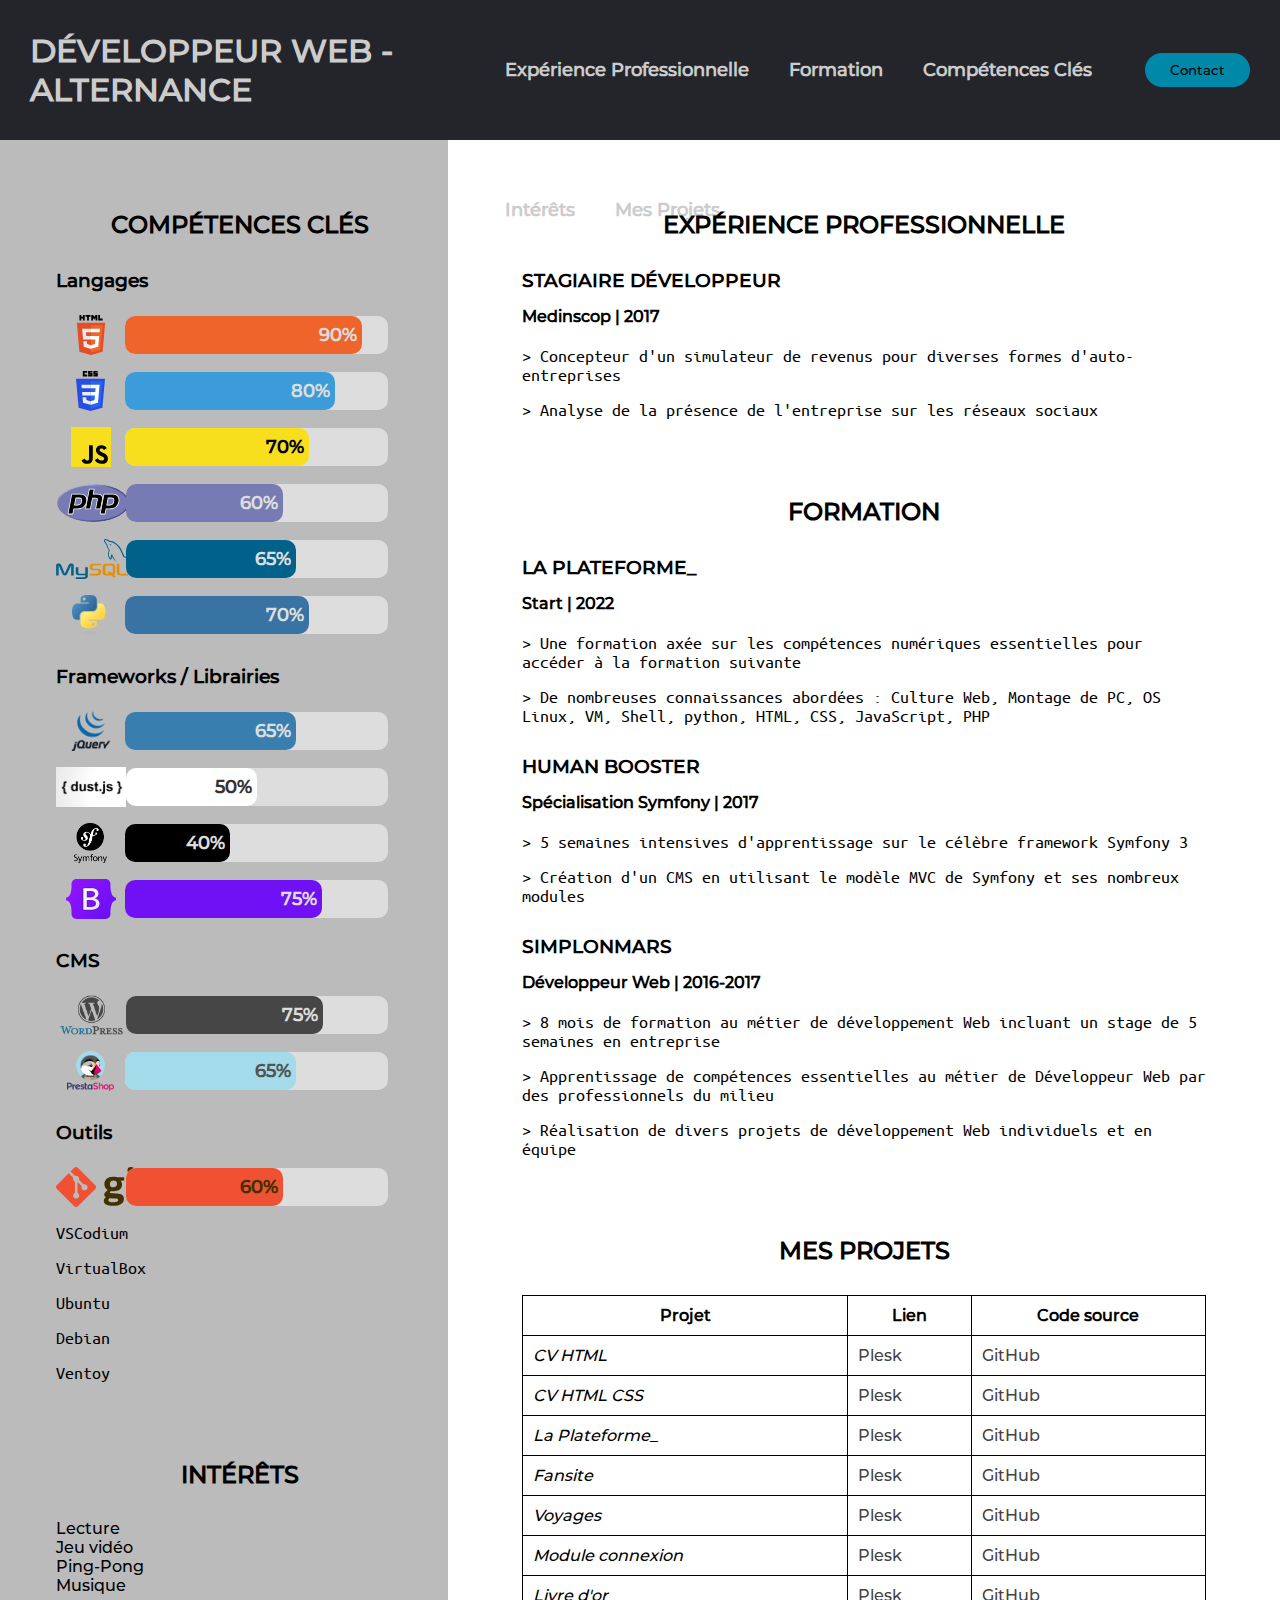
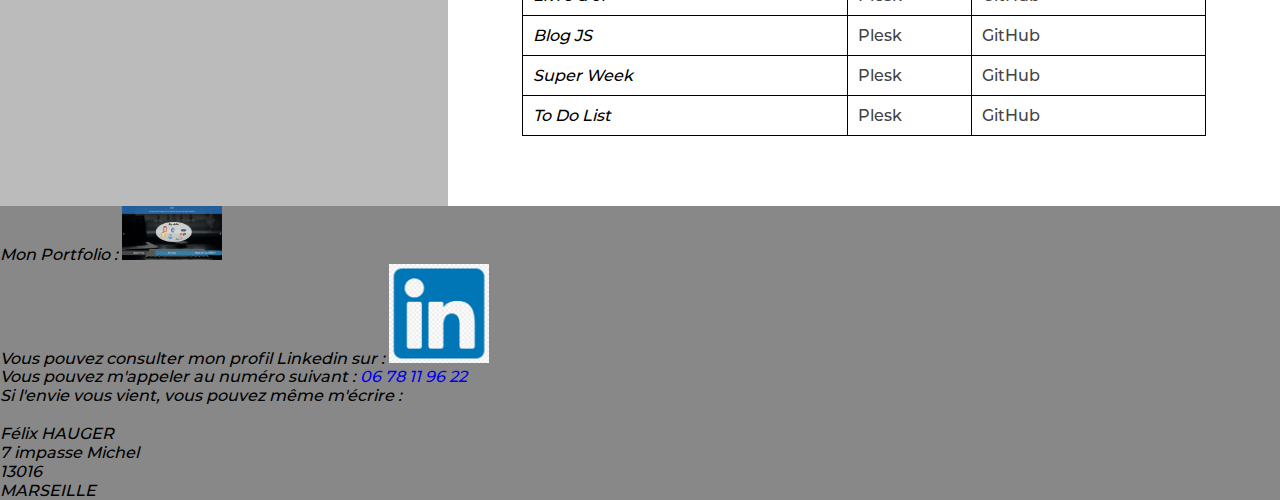
<file: index.html>
<!DOCTYPE html>
<html lang="fr">
<head>
    <meta charset="UTF-8">
    <meta http-equiv="X-UA-Compatible" content="IE=edge">
    <meta name="viewport" content="width=device-width, initial-scale=1.0">
    <title>CV - Félix HAUGER</title>
    <link rel="stylesheet" href="css/cv-felix-hauger.css">
</head>
<body>
    <header>
        <h1>DÉVELOPPEUR WEB - ALTERNANCE</h1>
        <nav>
            <ul class="nav_links">
                <li><a href="#exp">Expérience Professionnelle</a></li>
                <li><a href="#formation">Formation</a></li>
                <li><a href="#skills">Compétences Clés</a></li>
                <li><a href="#hobbies">Intérêts</a></li>
                <li><a href="#projects">Mes Projets</a></li>
            </ul>
        </nav>
        <a href="#contact"><button>Contact</button></a>
    </header>
    <main>
        <div>
            <section id="exp">
                <h2>EXPÉRIENCE PROFESSIONNELLE</h2>
                <ul>
                    <li>
                        <h3>STAGIAIRE DÉVELOPPEUR</h3>
                        <h4>Medinscop | 2017</h4>
                        <ul class="sub_section">
                            <li>Concepteur d'un simulateur de revenus pour diverses formes d'auto-entreprises</li>
                            <li>Analyse de la présence de l'entreprise sur les réseaux sociaux</li>
                        </ul>
                    </li>
                </ul>
            </section>
            <section id="formation">
                <h2>FORMATION</h2>
                <ul>
                    <li>
                        <h3>LA PLATEFORME_</h3>
                        <h4>Start | 2022</h4>
                        <ul class="sub_section">
                            <li>Une formation axée sur les compétences numériques essentielles pour accéder à la formation suivante</li>
                            <li>De nombreuses connaissances abordées : Culture Web, Montage de PC, OS Linux, VM, Shell, python, HTML, CSS, JavaScript, PHP</li>
                        </ul>
                    </li>
                    <li>
                        <h3>HUMAN BOOSTER</h3>
                        <h4>Spécialisation Symfony | 2017</h4>
                        <ul class="sub_section">
                            <li>5 semaines intensives d'apprentissage sur le célèbre framework Symfony 3</li>
                            <li>Création d'un CMS en utilisant le modèle MVC de Symfony et ses nombreux modules</li>
                        </ul>
                    </li>
                    <li>
                        <h3>SIMPLONMARS</h3>
                        <h4>Développeur Web | 2016-2017</h4>
                        <ul class="sub_section">
                            <li>8 mois de formation au métier de développement Web incluant un stage de 5 semaines en entreprise</li>
                            <li>Apprentissage de compétences essentielles au métier de Développeur Web par des professionnels du milieu</li>
                            <li>Réalisation de divers projets de développement Web individuels et en équipe</li>
                        </ul>
                    </li>
                </ul>
            </section>
            <section id="projects">
                <h2>MES PROJETS</h2>
                <table class="projects_table">
                    <thead>
                        <tr>
                            <th>Projet</th>
                            <th>Lien</th>
                            <th>Code source</th>
                        </tr>
                    </thead>
                    <tbody>
                        <tr>
                            <td>CV HTML</td>
                            <td><a href="https://felix-hauger.students-laplateforme.io/cv-html/cv-felix-hauger.html">Plesk</a></td>
                            <td><a href="https://github.com/felix-hauger/cv-html">GitHub</a></td>
                        </tr>
                        <tr>
                            <td>CV HTML CSS</td>
                            <td><a href="https://felix-hauger.students-laplateforme.io/cv-html-css">Plesk</a></td>
                            <td><a href="https://github.com/felix-hauger/cv-html-css">GitHub</a></td>
                        </tr>
                        <tr>
                            <td>La Plateforme_</td>
                            <td><a href="https://felix-hauger.students-laplateforme.io/site-la-plateforme/accueil.html">Plesk</a></td>
                            <td><a href="https://github.com/felix-hauger/site-la-plateforme">GitHub</a></td>
                        </tr>
                        <tr>
                            <td>Fansite</td>
                            <td><a href="https://felix-hauger.students-laplateforme.io/fansite">Plesk</a></td>
                            <td><a href="https://github.com/felix-hauger/fansite">GitHub</a></td>
                        </tr>
                        <tr>
                            <td>Voyages</td>
                            <td><a href="https://felix-hauger.students-laplateforme.io/voyages">Plesk</a></td>
                            <td><a href="https://github.com/felix-hauger/voyages">GitHub</a></td>
                        </tr>
                        <tr>
                            <td>Module connexion</td>
                            <td><a href="https://felix-hauger.students-laplateforme.io/module-connexion">Plesk</a></td>
                            <td><a href="https://github.com/felix-hauger/module-connexion">GitHub</a></td>
                        </tr>
                        <tr>
                            <td>Livre d'or</td>
                            <td><a href="https://felix-hauger.students-laplateforme.io/livre-or">Plesk</a></td>
                            <td><a href="https://github.com/felix-hauger/livre-or">GitHub</a></td>
                        </tr>
                        <tr>
                            <td>Blog JS</td>
                            <td><a href="https://felix-hauger.students-laplateforme.io/blog-js/public/index.php">Plesk</a></td>
                            <td><a href="https://github.com/felix-hauger/blog-js">GitHub</a></td>
                        </tr>
                        <tr>
                            <td>Super Week</td>
                            <td><a href="https://felix-hauger.students-laplateforme.io/super-week">Plesk</a></td>
                            <td><a href="https://github.com/felix-hauger/super-week">GitHub</a></td>
                        </tr>
                        <tr>
                            <td>To Do List</td>
                            <td><a href="https://felix-hauger.students-laplateforme.io/tdl">Plesk</a></td>
                            <td><a href="https://github.com/felix-hauger/tdl">GitHub</a></td>
                        </tr>
                    </tbody>
                </table>
                <!-- <ul>
                    <li>
                        <h3>La Plateforme_</h3>
                        <ul class="sub_section">
                            <li>Recréation des pages du site de La Plateforme_ en utilisant HTML et CSS</li>
                        </ul>
                        <a href="laplateforme/accueil.html"><div class="img_box"><img src="img/laplateforme_.png" alt="La Plateforme_"></div></a>
                    </li>
                    <li>
                        <h3>Plesk Project</h3>
                        <ul class="sub_section">
                            <li>Projet Plesk sur GitHub</li>
                        </ul>
                        <a href="https://github.com/felix-hauger/Plesk"><div class="img_box"><img src="img/plesk.png" alt="Projet Plesk GitHub"></div></a>
                    </li>
                </ul> -->
            </section>
        </div>
        <div>
            <section id="skills">
                <h2>COMPÉTENCES CLÉS</h2>
                <ul>
                    <li>
                        <h3>Langages</h3>
                        <ul class="sub_section">
                            <li>
                                <div>
                                    <div class="img_box"><img src="img/html.svg" alt="html 5"></div>
                                    <div class="skills_container">
                                        <div class="skills html">90%</div>
                                    </div>
                                </div>
                            </li>
                            <li>
                                <div>
                                    <div class="img_box"><img src="img/css.svg" alt="css 3"></div>
                                    <div class="skills_container">
                                        <div class="skills css">80%</div>
                                    </div>
                                </div>
                            </li>
                            <li>
                                <div>
                                    <div class="img_box"><img src="img/js.svg" alt="javascript"></div>
                                    <div class="skills_container">
                                        <div class="skills js">70%</div>
                                    </div>
                                </div>
                            </li>
                            <li>
                                <div>
                                    <div class="img_box"><img src="img/php.svg" alt="php"></div>
                                    <div class="skills_container">
                                        <div class="skills php">60%</div>
                                    </div>
                                </div>
                            </li>
                            <li>
                                <div>
                                    <div class="img_box"><img src="img/mysql.svg" alt="mysql"></div>
                                    <div class="skills_container">
                                        <div class="skills mysql">65%</div>
                                    </div>
                                </div>
                            </li>
                            <li>
                                <div>
                                    <div class="img_box"><img src="img/python.svg" alt="python"></div>
                                    <div class="skills_container">
                                        <div class="skills python">70%</div>
                                    </div>
                                </div>
                            </li>
                        </ul>
                    </li>
                    <li>
                        <h3>Frameworks / Librairies</h3>
                        <ul class="sub_section">
                            <li>
                                <div>
                                    <div class="img_box"><img src="img/jquery.png" alt="jquery"></div>
                                    <div class="skills_container">
                                        <div class="skills jquery">65%</div>
                                    </div>
                                </div>
                            </li>
                            <li>
                                <div>
                                    <div class="img_box"><img src="img/dustjs.png" alt="dust.js"></div>
                                    <div class="skills_container">
                                        <div class="skills dustjs">50%</div>
                                    </div>
                                </div>
                            </li>
                            <li>
                                <div>
                                    <div class="img_box"><img src="img/symfony.png" alt="symfony 3"></div>
                                    <div class="skills_container">
                                        <div class="skills symfony">40%</div>
                                    </div>
                                </div>
                            </li>
                            <li>
                                <div>
                                    <div class="img_box"><img src="img/bootstrap.svg" alt="twitter bootstrap"></div>
                                    <div class="skills_container">
                                        <div class="skills bootstrap">75%</div>
                                    </div>
                                </div>
                            </li>
                        </ul>
                    </li>
                    <li>
                        <h3>CMS</h3>
                        <ul class="sub_section">
                            <li>
                                <div>
                                    <div class="img_box"><img src="img/wordpress.png" alt="wordpress"></div>
                                    <div class="skills_container">
                                        <div class="skills wordpress">75%</div>
                                    </div>
                                </div>
                            </li>
                            <li>
                                <div>
                                    <div class="img_box"><img src="img/prestashop.png" alt="prestashop"></div>
                                    <div class="skills_container">
                                        <div class="skills prestashop">65%</div>
                                    </div>
                                </div>
                            </li>
                        </ul>
                    </li>
                    <li>
                        <h3>Outils</h3>
                        <ul class="sub_section">
                            <li>
                                <div>
                                    <div class="img_box"><img src="img/git.svg" alt="git"></div>
                                    <div class="skills_container">
                                        <div class="skills git">60%</div>
                                    </div>
                                </div>
                            </li>
                            <li>VSCodium</li>
                            <li>VirtualBox</li>
                            <li>Ubuntu</li>
                            <li>Debian</li>
                            <li>Ventoy</li>
                        </ul>
                    </li>
                </ul>
            </section>
            <section id="hobbies">
                <h2>INTÉRÊTS</h2>
                <ul>
                    <li>Lecture</li>
                    <li>Jeu vidéo</li>
                    <li>Ping-Pong</li>
                    <li>Musique</li>
                </ul>
            </section>
        </div>
    </main>
    <footer>
        <address id="contact">
            Mon Portfolio : <a href="felix-hauger.github.io/portfolio"><img src="img/portfolio.png" alt="portfolio" width="100"></a><br>
            Vous pouvez consulter mon profil Linkedin sur : <a href="https://linkedin.com/in/felix-hauger"><img src="img/linkedin.png" alt="linkedin" width="100"></a><br>
            Vous pouvez m'appeler au numéro suivant : <a href="tel:+33678119622">06 78 11 96 22</a><br>
            Si l'envie vous vient, vous pouvez même m'écrire : <br><br>
            Félix HAUGER <br>
            7 impasse Michel <br>
            13016 <br>
            MARSEILLE <br>
        </address>
    </footer>
</body>
</html>
</file>
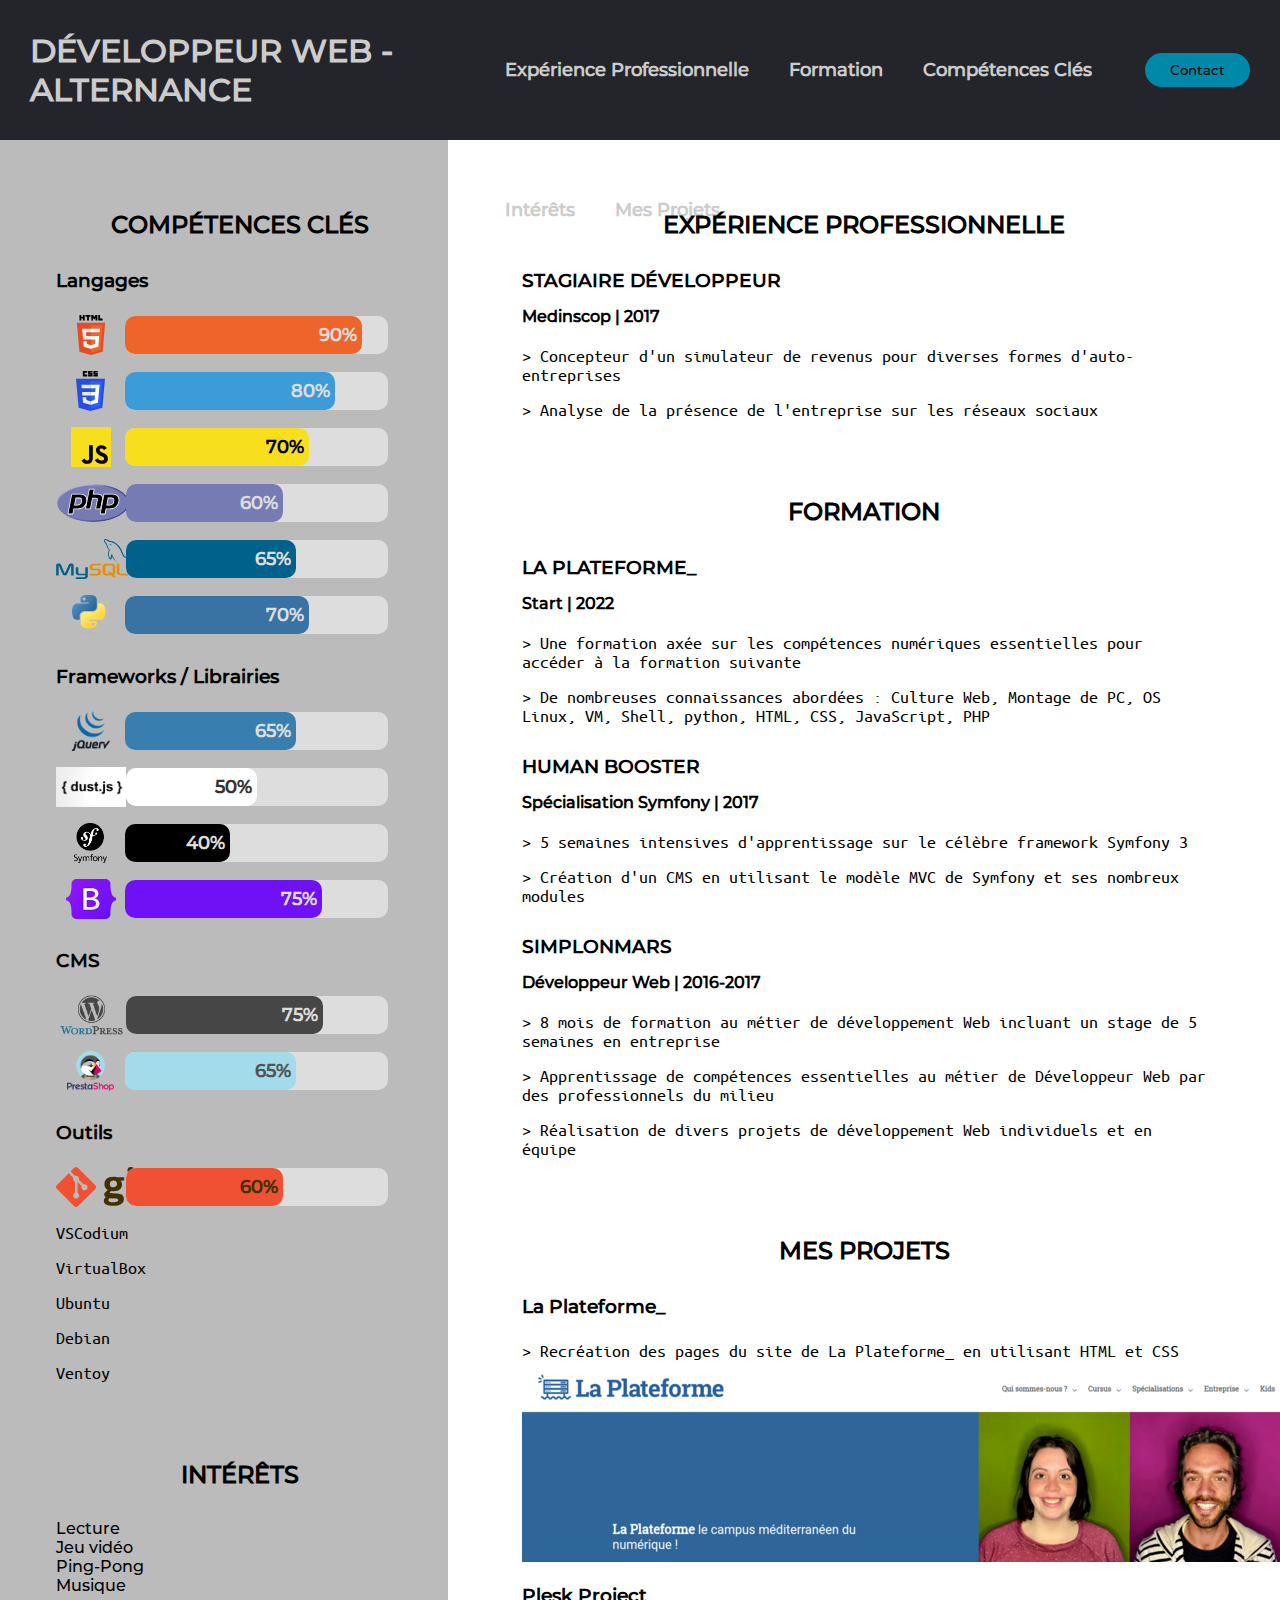
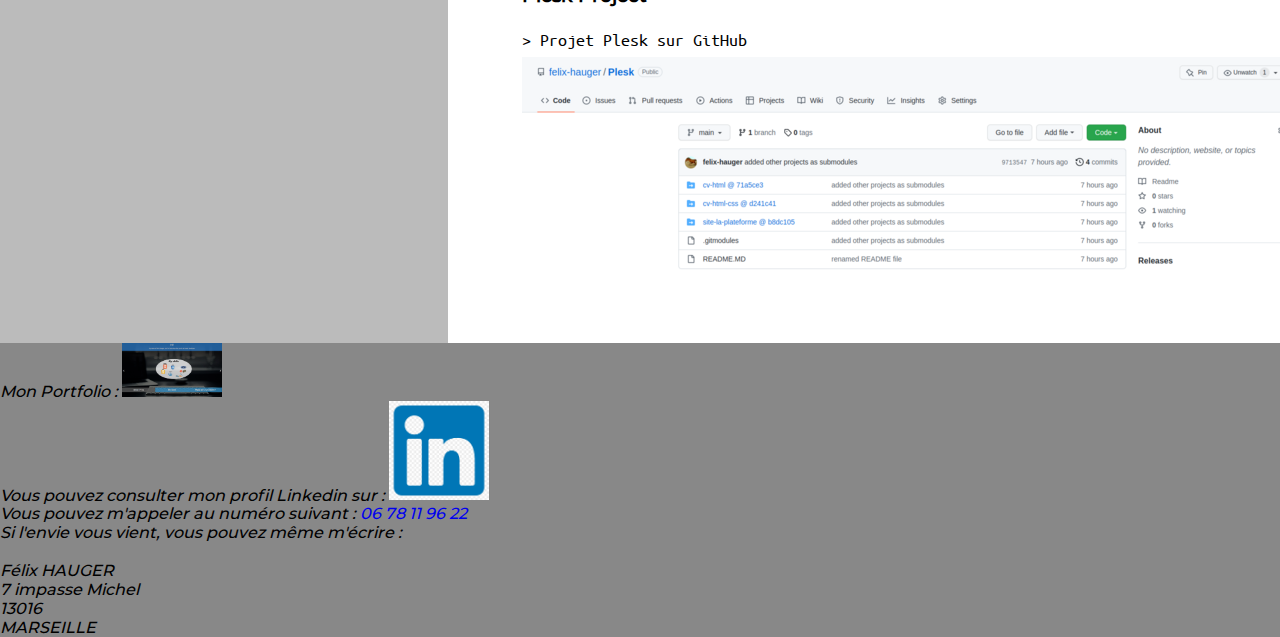
<file: cv-felix-hauger.html>
<!DOCTYPE html>
<html lang="fr">
<head>
    <meta charset="UTF-8">
    <meta http-equiv="X-UA-Compatible" content="IE=edge">
    <meta name="viewport" content="width=device-width, initial-scale=1.0">
    <title>CV - Félix HAUGER</title>
    <link rel="stylesheet" href="css/cv-felix-hauger.css">
</head>
<body>
    <header>
        <h1>DÉVELOPPEUR WEB - ALTERNANCE</h1>
        <nav>
            <ul class="nav_links">
                <li><a href="#exp">Expérience Professionnelle</a></li>
                <li><a href="#formation">Formation</a></li>
                <li><a href="#skills">Compétences Clés</a></li>
                <li><a href="#hobbies">Intérêts</a></li>
                <li><a href="#projects">Mes Projets</a></li>
            </ul>
        </nav>
        <a href="#contact"><button>Contact</button></a>
    </header>
    <main>
        <div>
            <section id="exp">
                <h2>EXPÉRIENCE PROFESSIONNELLE</h2>
                <ul>
                    <li>
                        <h3>STAGIAIRE DÉVELOPPEUR</h3>
                        <h4>Medinscop | 2017</h4>
                        <ul class="sub_section">
                            <li>Concepteur d'un simulateur de revenus pour diverses formes d'auto-entreprises</li>
                            <li>Analyse de la présence de l'entreprise sur les réseaux sociaux</li>
                        </ul>
                    </li>
                </ul>
            </section>
            <section id="formation">
                <h2>FORMATION</h2>
                <ul>
                    <li>
                        <h3>LA PLATEFORME_</h3>
                        <h4>Start | 2022</h4>
                        <ul class="sub_section">
                            <li>Une formation axée sur les compétences numériques essentielles pour accéder à la formation suivante</li>
                            <li>De nombreuses connaissances abordées : Culture Web, Montage de PC, OS Linux, VM, Shell, python, HTML, CSS, JavaScript, PHP</li>
                        </ul>
                    </li>
                    <li>
                        <h3>HUMAN BOOSTER</h3>
                        <h4>Spécialisation Symfony | 2017</h4>
                        <ul class="sub_section">
                            <li>5 semaines intensives d'apprentissage sur le célèbre framework Symfony 3</li>
                            <li>Création d'un CMS en utilisant le modèle MVC de Symfony et ses nombreux modules</li>
                        </ul>
                    </li>
                    <li>
                        <h3>SIMPLONMARS</h3>
                        <h4>Développeur Web | 2016-2017</h4>
                        <ul class="sub_section">
                            <li>8 mois de formation au métier de développement Web incluant un stage de 5 semaines en entreprise</li>
                            <li>Apprentissage de compétences essentielles au métier de Développeur Web par des professionnels du milieu</li>
                            <li>Réalisation de divers projets de développement Web individuels et en équipe</li>
                        </ul>
                    </li>
                </ul>
            </section>
            <section id="projects">
                <h2>MES PROJETS</h2>
                <ul>
                    <li>
                        <h3>La Plateforme_</h3>
                        <ul class="sub_section">
                            <li>Recréation des pages du site de La Plateforme_ en utilisant HTML et CSS</li>
                        </ul>
                        <a href="laplateforme/accueil.html"><div class="img_box"><img src="img/laplateforme_.png" alt="La Plateforme_"></div></a>
                    </li>
                    <li>
                        <h3>Plesk Project</h3>
                        <ul class="sub_section">
                            <li>Projet Plesk sur GitHub</li>
                        </ul>
                        <a href="https://github.com/felix-hauger/Plesk"><div class="img_box"><img src="img/plesk.png" alt="Projet Plesk GitHub"></div></a>
                    </li>
                </ul>
            </section>
        </div>
        <div>
            <section id="skills">
                <h2>COMPÉTENCES CLÉS</h2>
                <ul>
                    <li>
                        <h3>Langages</h3>
                        <ul class="sub_section">
                            <li>
                                <div>
                                    <div class="img_box"><img src="img/html.svg" alt="html 5"></div>
                                    <div class="skills_container">
                                        <div class="skills html">90%</div>
                                    </div>
                                </div>
                            </li>
                            <li>
                                <div>
                                    <div class="img_box"><img src="img/css.svg" alt="css 3"></div>
                                    <div class="skills_container">
                                        <div class="skills css">80%</div>
                                    </div>
                                </div>
                            </li>
                            <li>
                                <div>
                                    <div class="img_box"><img src="img/js.svg" alt="javascript"></div>
                                    <div class="skills_container">
                                        <div class="skills js">70%</div>
                                    </div>
                                </div>
                            </li>
                            <li>
                                <div>
                                    <div class="img_box"><img src="img/php.svg" alt="php"></div>
                                    <div class="skills_container">
                                        <div class="skills php">60%</div>
                                    </div>
                                </div>
                            </li>
                            <li>
                                <div>
                                    <div class="img_box"><img src="img/mysql.svg" alt="mysql"></div>
                                    <div class="skills_container">
                                        <div class="skills mysql">65%</div>
                                    </div>
                                </div>
                            </li>
                            <li>
                                <div>
                                    <div class="img_box"><img src="img/python.svg" alt="python"></div>
                                    <div class="skills_container">
                                        <div class="skills python">70%</div>
                                    </div>
                                </div>
                            </li>
                        </ul>
                    </li>
                    <li>
                        <h3>Frameworks / Librairies</h3>
                        <ul class="sub_section">
                            <li>
                                <div>
                                    <div class="img_box"><img src="img/jquery.png" alt="jquery"></div>
                                    <div class="skills_container">
                                        <div class="skills jquery">65%</div>
                                    </div>
                                </div>
                            </li>
                            <li>
                                <div>
                                    <div class="img_box"><img src="img/dustjs.png" alt="dust.js"></div>
                                    <div class="skills_container">
                                        <div class="skills dustjs">50%</div>
                                    </div>
                                </div>
                            </li>
                            <li>
                                <div>
                                    <div class="img_box"><img src="img/symfony.png" alt="symfony 3"></div>
                                    <div class="skills_container">
                                        <div class="skills symfony">40%</div>
                                    </div>
                                </div>
                            </li>
                            <li>
                                <div>
                                    <div class="img_box"><img src="img/bootstrap.svg" alt="twitter bootstrap"></div>
                                    <div class="skills_container">
                                        <div class="skills bootstrap">75%</div>
                                    </div>
                                </div>
                            </li>
                        </ul>
                    </li>
                    <li>
                        <h3>CMS</h3>
                        <ul class="sub_section">
                            <li>
                                <div>
                                    <div class="img_box"><img src="img/wordpress.png" alt="wordpress"></div>
                                    <div class="skills_container">
                                        <div class="skills wordpress">75%</div>
                                    </div>
                                </div>
                            </li>
                            <li>
                                <div>
                                    <div class="img_box"><img src="img/prestashop.png" alt="prestashop"></div>
                                    <div class="skills_container">
                                        <div class="skills prestashop">65%</div>
                                    </div>
                                </div>
                            </li>
                        </ul>
                    </li>
                    <li>
                        <h3>Outils</h3>
                        <ul class="sub_section">
                            <li>
                                <div>
                                    <div class="img_box"><img src="img/git.svg" alt="git"></div>
                                    <div class="skills_container">
                                        <div class="skills git">60%</div>
                                    </div>
                                </div>
                            </li>
                            <li>VSCodium</li>
                            <li>VirtualBox</li>
                            <li>Ubuntu</li>
                            <li>Debian</li>
                            <li>Ventoy</li>
                        </ul>
                    </li>
                </ul>
            </section>
            <section id="hobbies">
                <h2>INTÉRÊTS</h2>
                <ul>
                    <li>Lecture</li>
                    <li>Jeu vidéo</li>
                    <li>Ping-Pong</li>
                    <li>Musique</li>
                </ul>
            </section>
        </div>
    </main>
    <footer>
        <address id="contact">
            Mon Portfolio : <a href="felix-hauger.github.io/portfolio"><img src="img/portfolio.png" alt="portfolio" width="100"></a><br>
            Vous pouvez consulter mon profil Linkedin sur : <a href="linkedin.com/in/felix-hauger"><img src="img/linkedin.png" alt="linkedin" width="100"></a><br>
            Vous pouvez m'appeler au numéro suivant : <a href="tel:+33678119622">06 78 11 96 22</a><br>
            Si l'envie vous vient, vous pouvez même m'écrire : <br><br>
            Félix HAUGER <br>
            7 impasse Michel <br>
            13016 <br>
            MARSEILLE <br>
        </address>
    </footer>
</body>
</html>
</file>
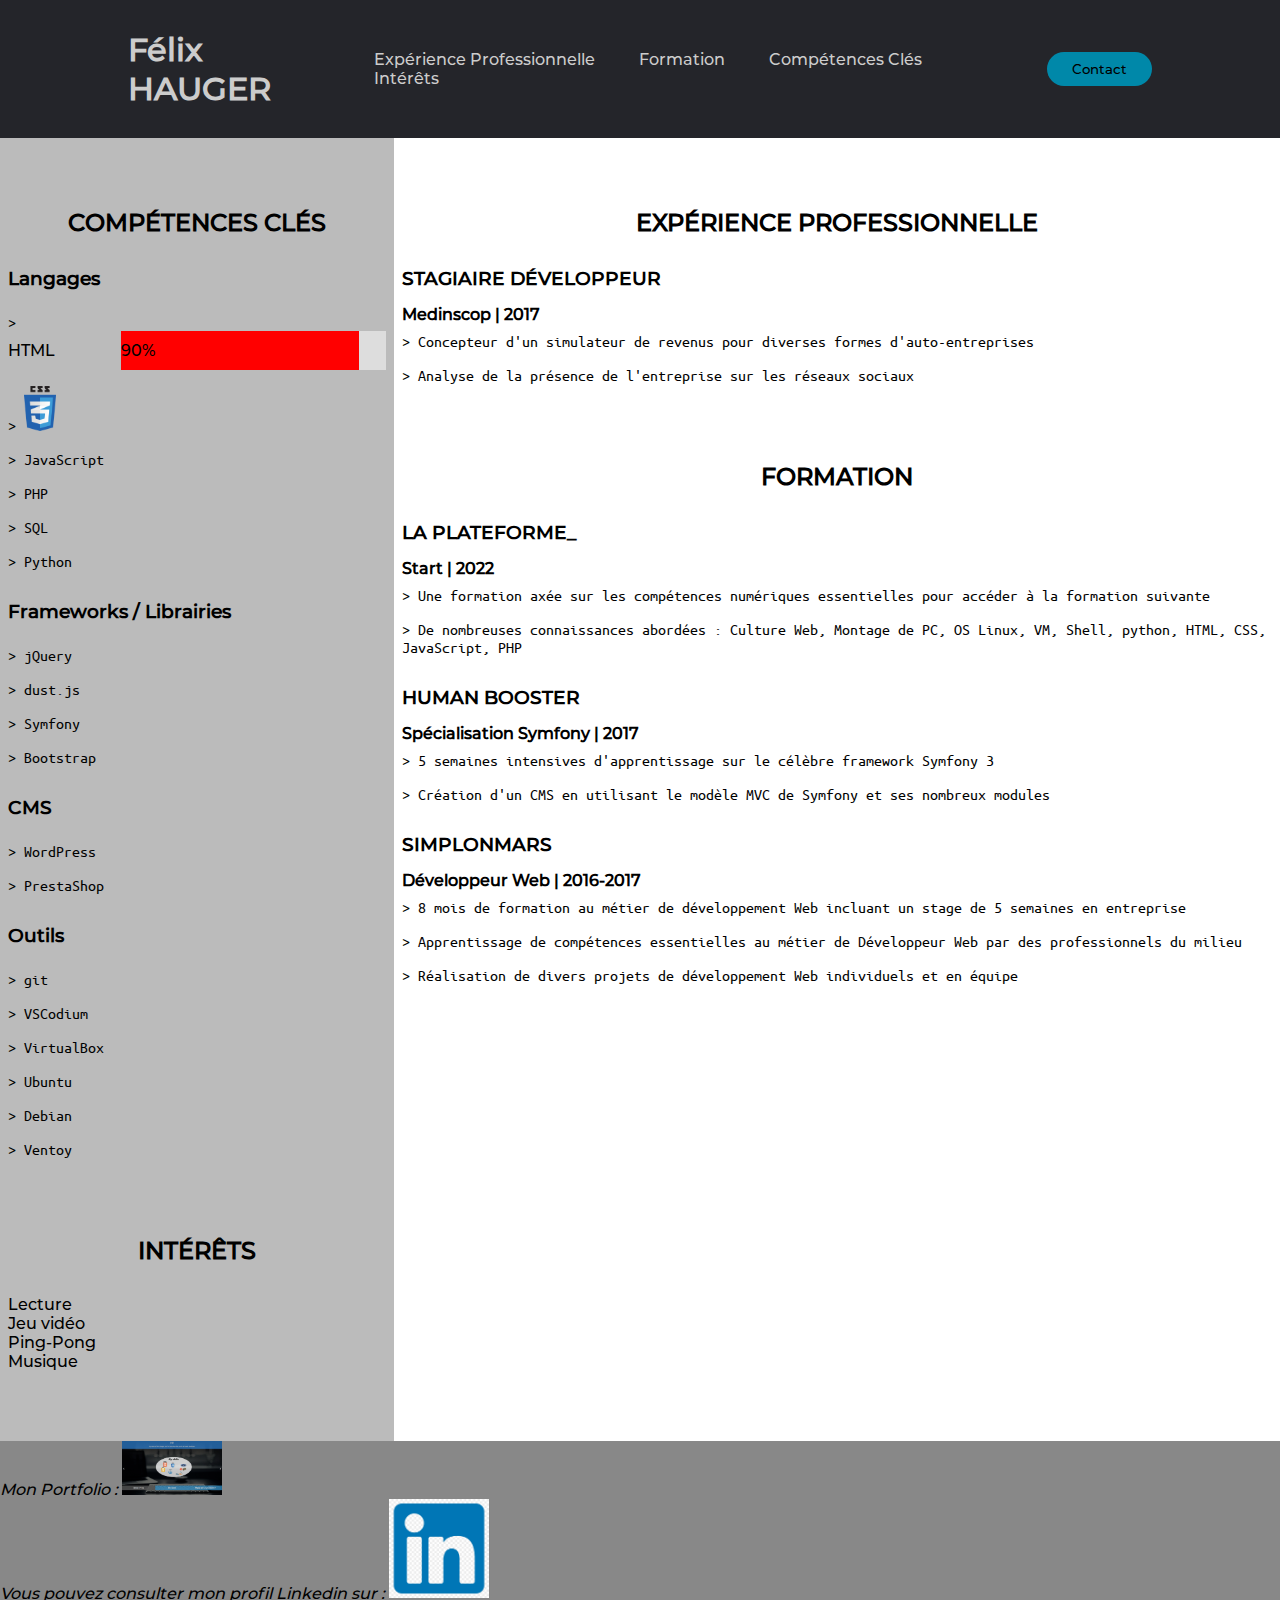
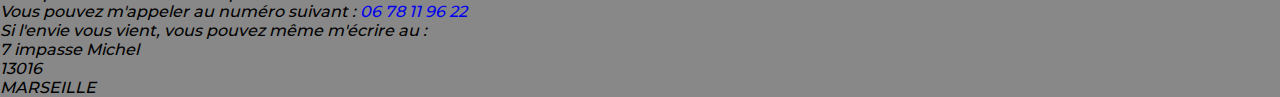
<file: cv-prenom-nom.html>
<!DOCTYPE html>
<html lang="fr">
<head>
    <meta charset="UTF-8">
    <meta http-equiv="X-UA-Compatible" content="IE=edge">
    <meta name="viewport" content="width=device-width, initial-scale=1.0">
    <title>CV - Félix HAUGER</title>
    <link rel="stylesheet" href="css/style.css">
</head>
<body>
    <header>
        <h1>Félix HAUGER</h1>
        <nav>
            <ul class="nav_links">
                <li><a href="#exp">Expérience Professionnelle</a></li>
                <li><a href="#formation">Formation</a></li>
                <li><a href="#skills">Compétences Clés</a></li>
                <li><a href="#hobbies">Intérêts</a></li>
            </ul>
        </nav>
        <a href="#contact"><button>Contact</button></a>
    </header>
    <main>
        <div>
            <section id="exp">
                <h2>EXPÉRIENCE PROFESSIONNELLE</h2>
                <ul>
                    <li>
                        <h3>STAGIAIRE DÉVELOPPEUR</h3>
                        <h4>Medinscop | 2017</h4>
                        <ul class="sub_section">
                            <li>Concepteur d'un simulateur de revenus pour diverses formes d'auto-entreprises</li>
                            <li>Analyse de la présence de l'entreprise sur les réseaux sociaux</li>
                        </ul>
                    </li>
                </ul>
            </section>
            <section id="formation">
                <h2>FORMATION</h2>
                <ul>
                    <li>
                        <h3>LA PLATEFORME_</h3>
                        <h4>Start | 2022</h4>
                        <ul class="sub_section">
                            <li>Une formation axée sur les compétences numériques essentielles pour accéder à la formation suivante</li>
                            <li>De nombreuses connaissances abordées : Culture Web, Montage de PC, OS Linux, VM, Shell, python, HTML, CSS, JavaScript, PHP</li>
                        </ul>
                    </li>
                    <li>
                        <h3>HUMAN BOOSTER</h3>
                        <h4>Spécialisation Symfony | 2017</h4>
                        <ul class="sub_section">
                            <li>5 semaines intensives d'apprentissage sur le célèbre framework Symfony 3</li>
                            <li>Création d'un CMS en utilisant le modèle MVC de Symfony et ses nombreux modules</li>
                        </ul>
                    </li>
                    <li>
                        <h3>SIMPLONMARS</h3>
                        <h4>Développeur Web | 2016-2017</h4>
                        <ul class="sub_section">
                            <li>8 mois de formation au métier de développement Web incluant un stage de 5 semaines en entreprise</li>
                            <li>Apprentissage de compétences essentielles au métier de Développeur Web par des professionnels du milieu</li>
                            <li>Réalisation de divers projets de développement Web individuels et en équipe</li>
                        </ul>
                    </li>
                </ul>
            </section>
        </div>
        <div>
            <section id="skills">
                <h2>COMPÉTENCES CLÉS</h2>
                <ul>
                    <li>
                        <h3>Langages</h3>
                        <ul class="sub_section">
                            <li>
                                <div>
                                    <div>HTML</div>
                                    <div class="skills_container">
                                        <div class="skills html">90%</div>
                                    </div>
                                </div>
                            </li>
                            <li><img src="img/css.png" alt="css"></li>
                            <li>JavaScript</li>
                            <li>PHP</li>
                            <li>SQL</li>
                            <li>Python</li>
                        </ul>
                    </li>
                    <li>
                        <h3>Frameworks / Librairies</h3>
                        <ul class="sub_section">
                            <li>jQuery</li>
                            <li>dust.js</li>
                            <li>Symfony</li>
                            <li>Bootstrap</li>
                        </ul>
                    </li>
                    <li>
                        <h3>CMS</h3>
                        <ul class="sub_section">
                            <li>WordPress</li>
                            <li>PrestaShop</li>
                        </ul>
                    </li>
                    <li>
                        <h3>Outils</h3>
                        <ul class="sub_section">
                            <li>git</li>
                            <li>VSCodium</li>
                            <li>VirtualBox</li>
                            <li>Ubuntu</li>
                            <li>Debian</li>
                            <li>Ventoy</li>
                        </ul>
                    </li>
                </ul>
            </section>
            <section id="hobbies">
                <h2>INTÉRÊTS</h2>
                <ul>
                    <li>Lecture</li>
                    <li>Jeu vidéo</li>
                    <li>Ping-Pong</li>
                    <li>Musique</li>
                </ul>
            </section>
        </div>
    </main>
    <footer>
        <address id="contact">
            Mon Portfolio : <a href="felix-hauger.github.io/portfolio"><img src="img/portfolio.png" alt="portfolio" width="100"></a><br>
            Vous pouvez consulter mon profil Linkedin sur : <a href="linkedin.com/in/felix-hauger"><img src="img/linkedin.png" alt="linkedin" width="100"></a><br>
            Vous pouvez m'appeler au numéro suivant : <a href="tel:+33678119622">06 78 11 96 22</a><br>
            Si l'envie vous vient, vous pouvez même m'écrire au : <br>
            7 impasse Michel <br>
            13016 <br>
            MARSEILLE <br>
        </address>
    </footer>
</body>
</html>
</file>
<file: css/cv-felix-hauger.css>
@font-face {
    font-family: Montserrat;
    src: url(../font/Montserrat-Medium.otf);
}

@font-face {
    font-family: Ubuntu-mono-regular;
    src: url(../font/UbuntuMono-R.ttf);
}

/* GENERICS */

* {
    box-sizing: border-box;
    margin: 0;
    padding: 0;
    font-family: Montserrat, sans-serif;
}

h1, button {
    cursor: pointer;
    margin-left: 30px;
    margin-right: 30px;
}

header {
    display: flex;
    justify-content: space-between;
    align-items: center;
    background-color: #24252a;
    height: 140px;
}

/*  img_box class used to center images */

.img_box img {
    display: block;
    height: 100%;
    margin-left: auto;
    margin-right: auto;
}


header button {
    padding: 9px 25px;
    background-color: rgba(0,136,169,1);
    border: none;
    border-radius: 50px;
    transition: all 0.3s ease 0s;
}

header button:hover {
    color: #ddd;
}

h1, .nav_links li, .nav_links a, .nav_links button {
    color: #ccc;
}

h2 {
    text-align: center;
    margin-bottom: 30px;
}

h3 {
    margin-top: 22px;
    margin-bottom: 15px;
}

h4 {
    margin-bottom: 12px;
}

a {
    text-decoration: none;
}


/********** NAVBAR **********/

nav {
    font-size: 0; /* TO REMOVE SPACES BETWEEN INLINE BLOCKS (0 SIZE FOR SPACES) */
}

nav, nav * {
    height: 100%;
}

li {
    list-style-type: none;
}

.nav_links li {
    list-style-type: none;
    display: inline-block;
}

.nav_links li a {
    display: inline-block;
    padding-left: 20px;
    padding-right: 20px;
    line-height: 140px;
    font-size: 18px;
    font-weight: 800;
    transition: all 0.3s ease 0s;
}

.nav_links li a:hover {
    color: #0088a9;
    background-color: #ddd;
}

main {
    display: flex;
}

main > div:nth-child(1) {
    order: 2;
    /* padding-left: 8em; */
    margin: 0 auto;
}

main > div:nth-child(2) {
    background-color: #bbb;
    width: 35%;
    padding-left: 3em;
    padding-right: 1em;
}

main section {
    margin: 70px 8px;
}

section > ul {
    /* width: 60%; */
    margin-left: auto;
    margin-right: auto;
}

.sub_section li {
    padding: 8px 0;
    font-family: Ubuntu-mono-regular;
    font-size: 18px;
}

main > div:nth-child(1) {
    width: 700px;
}

main > div:first-child .sub_section li::before {
    content: "> ";
    font-size: 1em;
}

/**** PROJECTS ******/

/* #projects .img_box {
    height: 120px;
} */

#projects .projects_table, #projects .projects_table th, #projects .projects_table td {
    border: 1px solid black;
    border-collapse: collapse;
}

#projects .projects_table {
    width: 100%;
}

#projects .projects_table th, #projects .projects_table td {
    padding: 10px;
}

#projects .projects_table a {
    color: #444;
}

#projects .projects_table a:hover {
    text-decoration: underline;
}

#projects .projects_table td:first-child {
    font-style: italic;
}

/* SKILLS */


#skills .sub_section li{
    display: flex;
    align-items: center;
}

#skills .sub_section li > div {
    display: flex;
    justify-content: space-between;
    align-items: center;
    width: calc(100% - 2em);
}

.skills_container {
    background-color: #ddd;
    display: inline-block;
    width: 80%;
    border-radius: 10px;
}


#skills .skills {
    padding-top: 8px;
    padding-bottom: 8px;
    padding-right: 5px;
    text-align: right;
    color: #ddd;
    font-weight: 600;
    border-radius: 10px;
}


/***********  SKILLS  ************/

#skills .img_box {
    width: 70px;
    height: 40px;
}

#skills .html {
    width: 90%;
    background-color: #EF642A;
}

#skills .css {
    width: 80%;
    background-color: #3B9CD9;
}

#skills .js {
    width: 70%;
    background-color: #f7df1e;
    color: #000;
}

#skills .php {
    width: 60%;
    background-color: #777BB3;
}

#skills .mysql {
    width: 65%;
    background-color: #00618A;
    /* color: ; */
}

#skills .python {
    width: 70%;
    background-color: #3873A3;
    /* color: #FFE05D; */
}

/* FRAMEWORKS ET LIBRAIRIES */

#skills .jquery {
    width: 65%;
    background-color: #387fb0;
}

#skills .dustjs {
    width: 50%;
    background-color: #fff;
    color: #333;
}

#skills .symfony {
    width: 40%;
    background-color: #000;
}

#skills .bootstrap {
    width: 75%;
    background-color: #7010f4;
}


/* CMS */

#skills .wordpress {
    width: 75%;
    background-color: #464646;
}

#skills .prestashop {
    width: 65%;
    background-color: #a4dbea;
    color: #525353;
}

/* OUTILS */

#skills .git {
    width: 60%;
    background-color: #f05133;
    color: #413000;
}

/* #html::before {
    display: block;
    content: url(../img/html.svg);
    width: 40px;
    height: 40px;
}

#css::before {
    display: block;
    content: url(../img/css.svg);
    width: 40px;
    height: 40px;
} */



footer {
    background-color: #888;
    /* position: absolute; */
    width: 100%;
    left: 0;
    bottom: 0;
}
</file>
<file: css/style.css>
@font-face {
    font-family: Montserrat;
    src: url(../font/Montserrat-Medium.otf);
}

@font-face {
    font-family: Ubuntu-mono-regular;
    src: url(../font/UbuntuMono-R.ttf);
}

* {
    box-sizing: border-box;
    margin: 0;
    padding: 0;
    font-family: Montserrat, sans-serif;
}

h1, button {
    cursor: pointer;
}

header {
    display: flex;
    justify-content: space-between;
    align-items: center;
    background-color: #24252a;
    padding: 30px 10%;
}

header button {
    padding: 9px 25px;
    background-color: rgba(0,136,169,1);
    border: none;
    border-radius: 50px;
    transition: all 0.3s ease 0s;
}

header button:hover {
    color: #ddd;
}

h1, .nav_links li, .nav_links a, .nav_links button {
    color: #ccc;
}

h2 {
    text-align: center;
    margin-bottom: 30px;
}

h3 {
    margin-top: 22px;
    margin-bottom: 15px;
}

a {
    text-decoration: none;
}

nav {
}

li {
    list-style-type: none;
}

.nav_links li {
    list-style-type: none;
    display: inline-block;
    padding: 0px 20px;
}

.nav_links li a {
    transition: all 0.3s ease 0s;
}

.nav_links li a:hover {
    color: #0088a9;
    background-color: #ddd;
}

main {
        display: flex;
        justify-content: space-between;

}

main > div:nth-child(1) {
    order: 2;
}

main > div:nth-child(2) {
    background-color: #bbb;
    width: 35%;
}

main section {
    margin: 70px 8px;
}

section > ul {
    /* width: 60%; */
    margin-left: auto;
    margin-right: auto;
}

.sub_section li {
    padding: 8px 0;
    font-family: Ubuntu-mono-regular;
}

.sub_section li::before {
    content: "> ";
    font-size: 1em;
}

#skills .sub_section li > div {
    display: flex;
    justify-content: space-between;
    align-items: center;
    /* width: calc(100% - 2em); */
}

.skills_container {
    background-color: #ddd;
    display: inline-block;
    width: 70%;
}


.skills {
    padding-top: 10px;
    padding-bottom: 10px;
}

#skills .html {
    width: 90%;
    background-color: red;
}

#skills img {
    width: 2em;
}

footer {
    background-color: #888;
    /* position: absolute; */
    width: 100%;
    left: 0;
    bottom: 0;
}
</file>
